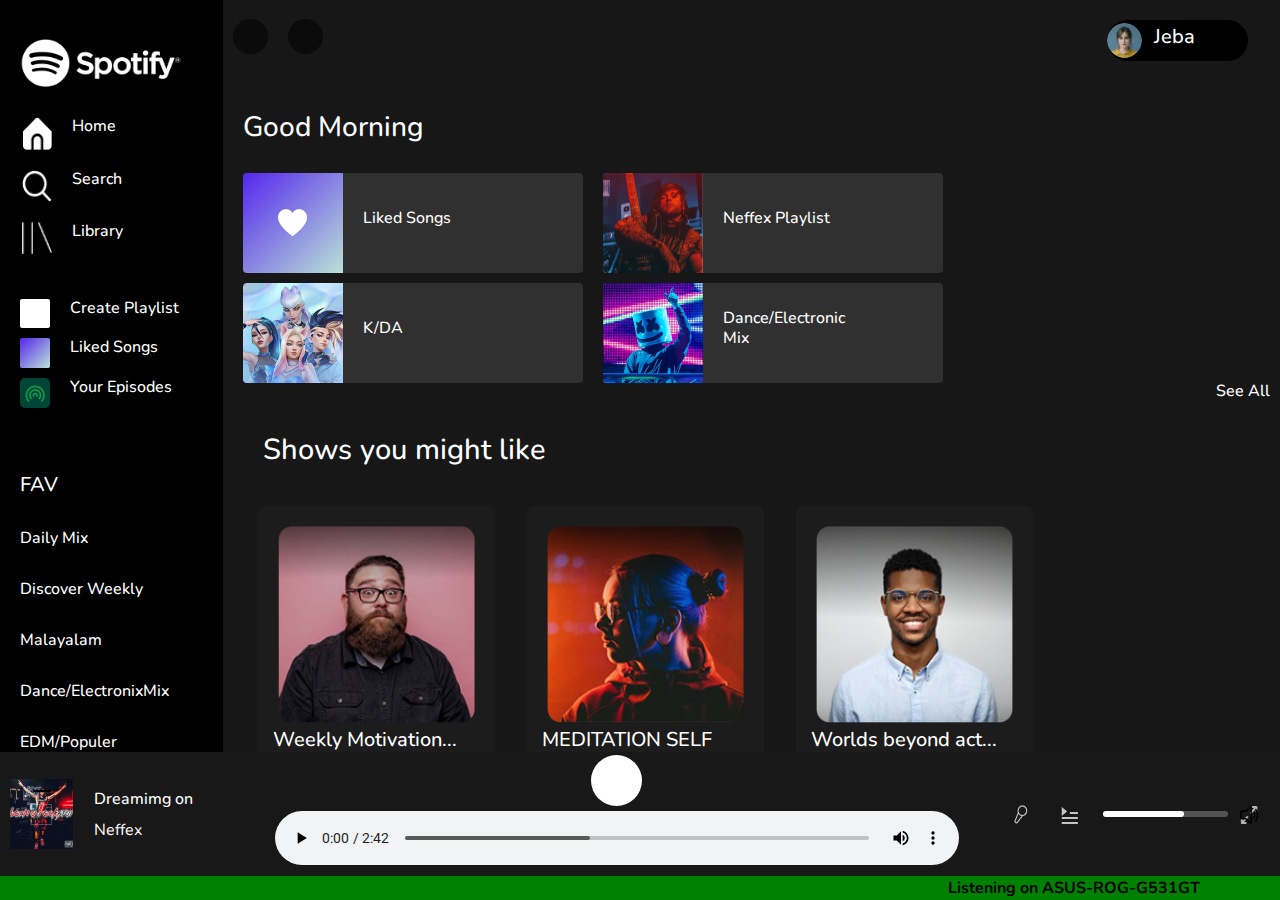
<file: index.html>
<!DOCTYPE html>
<html lang="en">

<head>
    <meta charset="UTF-8">
    <meta name="viewport" content="width=device-width, initial-scale=1.0">
    <link rel="stylesheet" href="https://cdn.jsdelivr.net/npm/bootstrap@4.0.0/dist/css/bootstrap.min.css"
        integrity="sha384-Gn5384xqQ1aoWXA+058RXPxPg6fy4IWvTNh0E263XmFcJlSAwiGgFAW/dAiS6JXm" crossorigin="anonymous">
    <link rel="stylesheet" href="https://cdnjs.cloudflare.com/ajax/libs/font-awesome/6.4.0/css/all.min.css"
        integrity="sha512-iecdLmaskl7CVkqkXNQ/ZH/XLlvWZOJyj7Yy7tcenmpD1ypASozpmT/E0iPtmFIB46ZmdtAc9eNBvH0H/ZpiBw=="
        crossorigin="anonymous" referrerpolicy="no-referrer" />
    <link rel="stylesheet" href="style.css">
    <link rel="icon" href="logo.png">
    <title>Spotify - Web Player: Music for everyone</title>
</head>

<body>

    <div class="main-frame">
        <!-- Nav-Bar -->
        <nav class="nav-bar" id="nav-bar">
            <header class="logo">
                <a href="#"><img src="Spotify logo.png" alt=""></a>
            </header>
            <div class="scrollbar">
                <div class="home-search-library">
                    <div class="home-search-library-items"><img src="Home.png" alt=""><a href="">
                            <h6>Home</h6>
                        </a></div>
                    <div class="home-search-library-items"><img src="search.png" alt=""><a href="">
                            <h6>Search</h6>
                        </a></div>
                    <div class="home-search-library-items"><img src="library.png" alt=""><a href="">
                            <h6>Library</h6>
                        </a></div>
                </div>
                <div class="playlist-area">
                    <div class="playlist-area-items">
                        <div class="playlist-area-items-img-1">
                            <i class="fa-solid fa-plus" style="color: #000000;"></i>
                        </div>
                        <h6>Create Playlist</h6>
                    </div>
                    <div class="playlist-area-items">
                        <div class="playlist-area-items-img-2">
                            <i class="fa-solid fa-heart" style="color: #ffffff;"></i>
                        </div>
                        <h6>Liked Songs</h6>
                    </div>
                    <div class="playlist-area-items">
                        <div class="playlist-area-items-img-3">
                            <img src="media.png" alt="">
                        </div>
                        <h6>Your Episodes</h6>
                    </div>
                </div>
                <div class="fav-playlists">
                    <h5>FAV</h5><br>
                    <a href="">
                        <h6>Daily Mix</h6>
                    </a><br>
                    <a href="">
                        <h6>Discover Weekly</h6>
                    </a><br>
                    <a href="">
                        <h6>Malayalam</h6>
                    </a><br>
                    <a href="">
                        <h6>Dance/ElectronixMix</h6>
                    </a><br>
                    <a href="">
                        <h6>EDM/Populer</h6>
                    </a>
                </div>
                <div class="install-button">
                    <i class="fa-regular fa-circle-down fa-xl" style="color: #ffffff;"></i>
                    <a href="">
                        <h6>Install App</h6>
                    </a>
                </div>
            </div>
        </nav>
        <!-- Nav-Bar -->
        <!-- Main Area -->
        <div class="main-area">
            <nav class="main-area-nav" style="width: 100%;">
                <div class="nav-bar-main-area">
                    <div class="nav-bar-section-1">
                        <i class="fa-brands fa-spotify fa-2xl" style="color: #ffffff;"></i>
                            <a href=""><button><i class="fa-solid fa-angle-left" ></i></button></a>
                            <a href="index1.html"><button><i class="fa-solid fa-angle-right" ></i></button></a>
                      
                    </div>
                    <div class="nav-bar-section-2">
                        <i class="fa-solid fa-magnifying-glass" style="color: #ffffff;"></i>
                        <button class=""> OPEN APP</button>
                        <i class="fa-solid fa-bars fa-lg" style="color: #ffffff;"></i>
                    </div>
                </div>
            </nav>
            <header>
                <div class="section-1">
                    <div class="right-left-tag">
                        <a href=""><button><i class="fa-solid fa-angle-left"></i></button></a>
                        <a href="index1.html"><button><i class="fa-solid fa-angle-right"></i></button></a>
                    </div>
                    <div class="profile-tag">
                        <div class="box-1">
                            <div class="account">
                                <img src="profile.png" alt="no photo">
                                <h5>Jeba</h5>
                            </div>
                            <div class="icon">
                                <i class="fa-solid fa-caret-down" style="color: #ffffff;"></i>
                            </div>
                        </div>

                    </div>
                </div>
            </header>
            <div class="scrollbar-1">
                <div class="section-2">
                    <div class="good-morning"><h3>Good Morning</h3></div>
                    <div class="cards">
                        <div class="box-3">
                            <div class="card-1">
                                <div class="card-card-1">
                                    <img src="heart.png" alt="">
                                </div>
                                <h6>Liked Songs</h6>
                            </div>
                        </div><div class="box-3">
                            <div class="card-1">
                                <div class="card-card-1">
                                    <img src="neffex.png" style="width: 100px; height: 100px;" alt="">
                                </div>
                                <h6>Neffex Playlist</h6>
                            </div>
                        </div><div class="box-3">
                            <div class="card-1">
                                <div class="card-card-1">
                                    <img src="k.png" style="width: 100px; height: 100px;" alt="">
                                </div>
                                <h6>K/DA</h6>
                            </div>
                        </div><div class="box-3">
                            <div class="card-1">
                                <div class="card-card-1">
                                    <img src="dance.png" style="width: 100px; height: 100px;" alt="">
                                </div>
                                <h6>Dance/Electronic <br> Mix</h6>
                            </div>
                        </div>
                    </div>
                        
                </div>
                <div><h4 style="font-size: 29px;color: #FFFFFF;padding: 40px;padding-bottom: 20px;">Shows you might like</h4></div>
                <div class="section-3">
                    <div class="card">
                        <div class="inner-div">
                            <img src="ben.png" alt="">
                            <h5>Weekly Motivation...</h5>
                            <p>Ben Ina Scott</p>
                        </div>
                    </div>
                    <div class="card">
                        <div class="inner-div">
                            <img src="aleen.png" alt="">
                            <h5>MEDITATION SELF</h5>
                            <p>Ibn Hussain Aleen</p>
                        </div>
                    </div>
                    <div class="card">
                        <div class="inner-div">
                            <img src="scott.png" alt="">
                            <h5>Worlds beyond act...</h5>
                            <p>Samuel Scottt</p>
                        </div>
                    </div>
                    <div class="card">
                        <div class="inner-div">
                            <img src="tom.png" alt="">
                            <h5>The Alexa Show</h5>
                            <p>Adriana Tom</p>
                        </div>
                    </div>
                </div>
                <div class="section-3">
                    <div class="card">
                        <div class="inner-div">
                            <img src="tom.png" alt="">
                            <h5>The Alexa Show</h5>
                            <p>Adriana Tom</p>
                        </div>
                    </div>
                    <div class="card">
                        <div class="inner-div">
                            <img src="tom.png" alt="">
                            <h5>The Alexa Show</h5>
                            <p>Adriana Tom</p>
                        </div>
                    </div>
                    <div class="card">
                        <div class="inner-div">
                            <img src="tom.png" alt="">
                            <h5>The Alexa Show</h5>
                            <p>Adriana Tom</p>
                        </div>
                    </div>
                    <div class="card">
                        <div class="inner-div">
                            <img src="tom.png" alt="">
                            <h5>The Alexa Show</h5>
                            <p>Adriana Tom</p>
                        </div>
                    </div>
                </div>
                <div class="see-all">
                    <h6><a href="index1.html">See All</a></h6>
                </div>
                <div class="section-4">
                    <div class="music-div">
                        <div class="music-box">
                            <img src="song_name.png" alt="">
                            <div class="music-box-components">
                                <H6>Dreamimg on</H6>
                                <p>Neffex</p>
                            </div>
                            <i class="fa-solid fa-heart" style="color: #098800;"></i>
            
                        </div>
                        <div class="music-player">
                            <div class="music-icon-components">
                                <i class="fa-solid fa-shuffle" style="color: #ffffff;" id="shuffle"></i>
                                <i class="fa-solid fa-backward-step" style="color: #ffffff;"></i>
                                <div
                                    style="width: 51px; height: 51px; border-radius: 50%; background-color: white; display: flex; justify-content: center; align-items: center;">
                                    <i class="fa-solid fa-play" style="color: #000000;"></i>
                                </div>
                                <i class="fa-solid fa-forward-step" style="color: #ffffff;"></i>
                                <i class="fas fa-repeat" style="color: #ffffff;"></i>
                            </div>
                            <div class="music-indicator">
                                <!-- <div class="music-indicator-inner">
                                    2:11
                                    <div class="music-control">
                                        <div class="music-control-control"></div>
                                    </div>
                                    
                                    2:42
                                </div> -->
                                <div style="height: 60px;width: 700px;"><audio id="player" controls >
                                    <source src="NEFFEX - Dreaming On.mp3" type="audio/mp3">
                                    Your browser does not support the audio tag.
                                  </audio></div>
                            </div>
                        </div>
                        <div class="volume-control">
                           
                            <div><img src="microphone.png" alt="mic"></div>
                            <i class="fa-solid fa-laptop" style="color: #098800;"></i>
                            <div><img src="query-queue.png" alt="no image"></div>
                            <i class="fa-solid fa-volume-low" style="color: #ffffff;"></i>
                            <div class="music-control-1">
                                <div class="music-control-control-1"></div>
                            </div>
                            <div><img src="arrows-diagonal.png" alt="diag_arrow"></div>
                            
                        </div>
                    </div>
                    <div class="device">
                        <div style="padding-right: 80px;">
                            <i class="fa-solid fa-volume-low" style="color: #000000;"></i>  <b>Listening on ASUS-ROG-G531GT</b>
                        </div>
                    </div>
                </div>
            </div>
        </div>
    </div>

</body>

</html>
</file>
<file: style.css>
@import url('https://fonts.googleapis.com/css2?family=Inter&family=Nunito&family=Poppins&family=Roboto&display=swap');


* {
    font-family: 'Nunito', sans-serif;
    margin: 0px;
    padding: 0px;
}

body {
    background-color: black;
}

.main-frame {
    display: flex;
    flex-direction: row;
    flex: 1;
    height: 100vh;
}

/* ....Nav-Bar... */
.nav-bar {
    background-color: black;
    display: flex;
    flex-direction: column;
    flex: 0.17;
    height: 85%;
}

.scrollbar {
    display: flex;
    flex-direction: column;
    overflow-y: scroll;
    overflow-x: hidden;
}

.scrollbar-1 {
    display: flex;
    flex-direction: column;
    overflow: scroll;
}

.logo {
    margin-left: 20px;
    margin-bottom: 20px;
    width: 202.58px;
    height: fit-content;
    padding-top: 39px;
    align-items: center;
    justify-content: center;
}

.logo img {
    width: 80%;
}

.home-search-library {
    display: flex;
    flex-direction: column;
    align-items: center;
    width: 100%;
    height: fit-content;
    margin-bottom: 25px;
}

.home-search-library-items {
    display: flex;
    align-items: left;
    width: 98%;
    height: fit-content;
    transition: all 0.5s ease-in-out;
}

.home-search-library-items img {
    width: 29.65px;
    height: 32.12px;
    margin-left: 20px;
    margin-bottom: 10px;
    margin-top: 10px;
}

.home-search-library-items a {
    color: white;
    margin-left: 20px;
    margin-bottom: 10px;
    margin-top: 10px
}

.home-search-library-items:hover {
    background-color: rgb(40, 40, 40);
    border-radius: 6px;
}

.playlist-area {
    display: flex;
    flex-direction: column;
    width: 100%;
    align-items: left;
    height: fit-content;
}

.playlist-area-items {
    display: flex;
    align-items: left;
    width: 98%;
    height: fit-content;
}

.playlist-area-items h6 {
    color: white;
    margin-left: 20px;
    margin-bottom: 10px;
    margin-top: 10px
}

.playlist-area-items-img-1 {
    width: 29.65px;
    height: 29.65px;
    background-color: white;
    display: flex;
    align-items: center;
    justify-content: center;
    margin-left: 20px;
    border-radius: 2px;
    margin-top: 10px;
    cursor: pointer;
}

.playlist-area-items-img-2 {
    width: 29.65px;
    height: 29.65px;
    background: linear-gradient(to bottom right, #5626ee, #bae2d7);
    display: flex;
    align-items: center;
    justify-content: center;
    margin-left: 20px;
    border-radius: 2px;
    margin-top: 10px;
    cursor: pointer;
}

.playlist-area-items-img-3 {
    width: 29.65px;
    height: 29.65px;
    background-color: #004638;
    display: flex;
    align-items: center;
    justify-content: center;
    margin-left: 20px;
    border-radius: 5px;
    margin-top: 10px;
    cursor: pointer;
}

.fav-playlists {
    display: flex;
    flex-direction: column;
    width: 80%;
    align-items: left;
    height: fit-content;
    margin-left: 20px;
    margin-top: 65px;
}

.fav-playlists h5 {
    color: white;

}

.fav-playlists a {
    color: white;
}

.install-button {
    display: flex;
    width: 170px;
    height: 30px;
    justify-content: space-around;
    align-items: center;
    margin-top: 40px;
    margin-bottom: 10px;
    align-items: center;
    cursor: pointer;
    margin-left: 20px;
}

.install-button a {
    color: white;
    padding: 10px;
}
.install-button {
     padding-bottom: 30px;
}

/* ....Nav-Bar... */
/* ...Main-area... */
.main-area {
    display: flex;
    flex: 0.83;
    background-color: #171717;
    flex-direction: column;
    align-items: center;
}

/* section-1 */
header {
    width: 100%;
}

.section-1 {
    display: flex;
    flex-direction: row;
    justify-content: space-between;
    width: 97%;
    height: fit-content;
    padding-top: 20px;
    padding-bottom: 20px;
    position: sticky;
    top: 0px;
}

.right-left-tag {
    display: flex;
    justify-content: space-between;
    align-items: center;
    width: 100px;
    height: 40px;
    padding-left: 10px;
}

.right-left-tag button {
    background-color: rgb(11, 11, 11);
    border: none;
    border-radius: 50%;
    width: 35px;
    height: 35px;
    transition: all 0.3s ease;
}

.right-left-tag button:hover {
    background-color: rgb(59, 59, 59);
}

.right-left-tag button i {
    color: #6e6e6e;
    transition: all 0.3s ease;
}

.right-left-tag button i:hover {
    color: white;
}

.profile-tag {
    width: 141px;
    height: 41px;
    background-color: black;
    border-radius: 33px;
    padding-right: 15px;
    /* display: flex; */
}

.box-1 {
    display: flex;
    flex: 1;
    align-items: center;
    justify-content: space-between;
}

.account {
    display: flex;
    flex: 0.7;
    color: white;
    align-items: center;
    justify-content: space-between;
    padding-top: 3px;
}

.account img {
    width: 35px;
    height: 35px;
    border-radius: 50%;
}

.icon {
    display: flex;
    flex: 0.3;
    align-items: center;
    justify-content: center;
}

.section-2 {
    width: 97%;
    padding-top: 10px;
    display: flex;
    flex-direction: column;
}

.good-morning {
    color: white;
    padding: 20px;
}

.cards {
    display: flex;
    flex-wrap: wrap;
    padding-left: 20px;
    width: fit-content;
}

.box-3 {
    padding-right: 20px;
    padding-bottom: 10px;
}

.card-1 {
    width: 340px;
    height: fit-content;
    background-color: #303030;
    border-radius: 4px;
    display: flex;
    align-items: center;
    color: white;
    overflow: hidden;
}

.card-card-1 {
    width: 100px;
    height: 100px;
    background-image: linear-gradient(to bottom right, #5626ee, #bae2d7);
    display: flex;
    align-items: center;
    justify-content: center;
    margin-right: 20px;

}

.card-card-1 img {
    height: 29px;
    width: 29px;
}

.section-3 {
    padding: 20px;
    width: 80%;
    padding-top: 10px;
    display: flex;
    justify-content: space-around;
    flex-wrap: wrap;
}

.card {
    width: fit-content;
    height: fit-content;
    display: flex;
    justify-content: center;
    align-items: center;
    background-color: #1c1c1c;
    border-radius: 8px;
}

.inner-div {
    padding-left: 15px;
    padding-top: 15px;
    padding-right: 15px;
    color: white;
    display: flex;
    flex-direction: column;
}

.inner-div img {
    width: 207px;
    height: 207px;
    padding: 5px;
}

.see-all {
    position: fixed;
    right: 0;
    background-color: #171717;
    display: flex;
    justify-content: center;
    align-items: center;
    height: 70%;
    padding: 10px;
}

.see-all a {
    color: white;
}

.section-4 {
    background-color: #181818;
    width: 100%;
    height: fit-content;
    position: fixed;
    bottom: 0;
    left: 0;
    display: flex;
    flex-direction: column;
}

.music-div {
    background-color: #181818;
    width: 100%;
    height: fit-content;
    display: flex;
    justify-content: space-between;
    align-items: center;
}

.music-box {
    display: flex;
    justify-content: space-around;
    align-items: center;
    width: 224px;
    height: fit-content;
    color: white;
}

.music-box-components {
    justify-content: center;
    align-items: center;
    padding-top: 20px;
}

.music-player {
    width: 704px;
    height: fit-content;
    display: flex;
    flex-direction: column;
    align-items: center;
    justify-content: center;
}

.music-icon-components {
    width: 40%;
    display: flex;
    justify-content: space-around;
    align-items: center;
    padding-top: 3px
}

.music-indicator {
    width: 100%;
    display: flex;
    justify-content: center;
    align-items: center;
}

.music-indicator-inner {
    width: 100%;
    display: flex;
    flex-direction: row;
    justify-content: space-between;
    align-items: center;
    color: white;
}

audio {width: 100%;}

.volume-control {
    width: 270px;
    height: fit-content;
    display: flex;
    justify-content: space-between;
    align-items: center;
    padding-right: 20px;
}

.music-control {
    width: 80%;
    height: 6px;
    background-color: #535353;
    border-radius: 10px;
}

.music-control-control {
    width: 68%;
    height: 100%;
    background-color: white;
    border-radius: 10px;
}

.music-control-1 {
    width: 50%;
    height: 6px;
    background-color: #535353;
    border-radius: 10px;
}

.music-control-control-1 {
    width: 65%;
    height: 100%;
    background-color: white;
    border-radius: 10px;
}

.device {
    width: 100%;
    height: fit-content;
    background-color: green;
    color: black;
    display: flex;
    align-items: center;
    justify-content: right;
}

.scrollbar-1::-webkit-scrollbar {
    display: none;
}

.scrollbar::-webkit-scrollbar {
    width: 5px;
}

.scrollbar::-webkit-scrollbar-track {
    box-shadow: inset 0 0 5px grey;
    border-radius: 10px;
}

.scrollbar::-webkit-scrollbar-thumb {
    background: rgb(93, 93, 93);
    border-radius: 10px;
    transition: all 0.3s ease-in-out;
}

.scrollbar::-webkit-scrollbar-thumb:hover {
    background: rgb(255, 255, 255);
    border-radius: 10px;
    /* height: 50px; */
}

.main-area-nav{ 
    display: none;
  }
@media(orientation:portrait) {
    .nav-bar {
        display: none;
    }

    .see-all {
        display: none;
    }

    .main-area {
        flex: 1;
    }

    .volume-control {
        display: none;
    }

    .music-box {
        display: none;
    }

    .section-4 {
        width: 100vw;

    }

    .music-player {
        width: 100%;
        padding: 5px 20px;
    }

    .device {
        display: none;
    }

    .main-area-nav {
        display: block;
    }

    .main-area-nav {
        position: sticky;
        top: 0;
        background-color: black;
    }

    .nav-bar-main-area {
        display: flex;
        padding: 20px;
    }

    .nav-bar-section-1 {
        width: 70%;
    }

    .nav-bar-section-2 {
        width: 30%;
        display: flex;
        justify-content: space-between;
        align-items: center;
    } 

    .nav-bar-section-2 button {
        padding: 5px 15px;
        font-size: 8px;
        color: black;
        background-color: white;
        border-radius: 50px;
        border: none;
        transition: all 0.3s ease;
    }
    .nav-bar-section-2 button:hover {
        background-color: rgb(220, 220, 220);
    }
    .nav-bar-section-1 button i{ 
        color: #6e6e6e;
        transition: all 0.3s ease;
    }
    .nav-bar-section-1 button i:hover{ 
        color: white;
    }
    .nav-bar-section-1 button{ 
        background-color: rgb(11, 11, 11);
        border: none;
        border-radius: 50%;
        width: 25px;
        height: 25px;
        transition: all 0.3s ease;
    }
    .section-1 {
        display: none;
    }
}

@media(max-width: 420px) {
    .main-area-nav {
        display: block;
    }

    .main-area-nav {
        position: sticky;
        top: 0;
        background-color: black;
    }

    .nav-bar-main-area {
        display: flex;
        padding: 20px;
    }

    .nav-bar-section-1 {
        width: 70%;
    }

    .nav-bar-section-2 {
        width: 30%;
        display: flex;
        justify-content: space-between;
        align-items: center;
    }

    .nav-bar-section-2 button {
        padding: 5px 15px;
        font-size: 8px;
        color: black;
        background-color: white;
        border-radius: 50px;
        border: none;
        transition: all 0.3s ease;
    }
    .nav-bar-section-2 button:hover {
        background-color: rgb(220, 220, 220);
    }
    .nav-bar-section-1 button i{ 
        color: #6e6e6e;
        transition: all 0.3s ease;
    }
    .nav-bar-section-1 button i:hover{ 
        color: white;
    }
    .nav-bar-section-1 button{ 
        background-color: rgb(11, 11, 11);
        border: none;
        border-radius: 50%;
        width: 25px;
        height: 25px;
        transition: all 0.3s ease;
    }
    .section-1 {
        display: none;
    }
}

@media(max-width:376px) {
    .nav-bar-section-2 button {
        font-size: 7px;
        padding: 3px 8px;
    }
}

 @media(min-width:767px) {
    .nav-bar-section-2 button {
        font-size: 13px;
        padding: 5px 15px;
    }
}
@media(min-width:452px) and (max-width:761px){ 
    .nav-bar-section-2 button{ 
        font-size: 13px;
        padding: 5px 15px;
    }
    .music-indicator{ 
        padding: 5px 10px;
    }
}
@media(min-width:762px){ 
    .nav-bar-section-2 button{ 
        font-size: 13px;
        padding: 5px 15px;
    }
    .music-indicator{ 
        padding: 5px 10px;
    }
}
@media(max-width:450px){ 
    .nav-bar-section-2 button{ 
        font-size: 10px;
        padding: 5px 10px;
    }
    .music-indicator{ 
        padding: 5px 10px;
    }
}
@media(max-width:371px){ 
    .nav-bar-section-2 button{ 
        font-size: 5px;
        padding: 5px 10px;
    }
    .music-indicator{ 
        padding: 5px 10px;
    }
}
</file>
